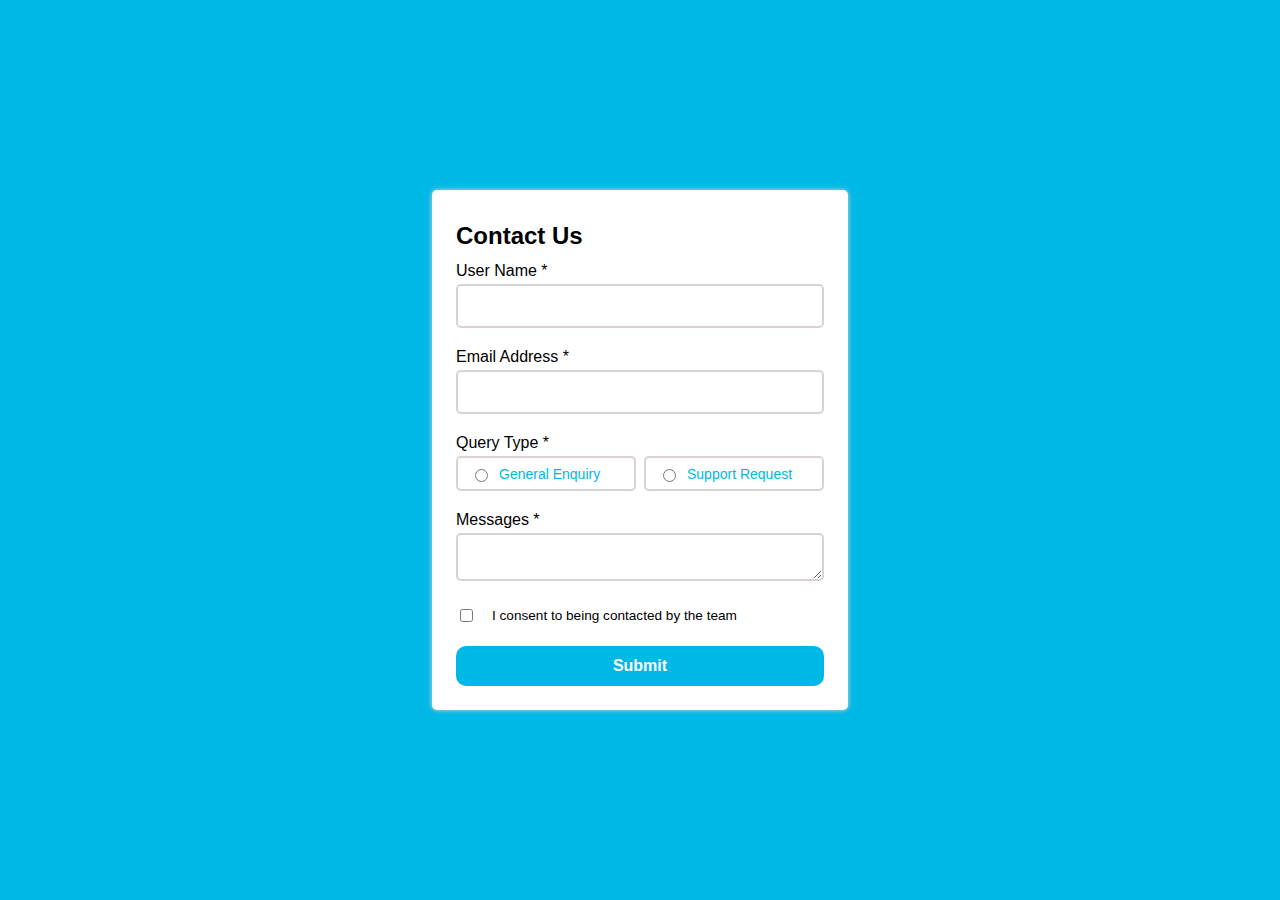
<file: Form Validation/index.html>
<!DOCTYPE html>
<html lang="en">
  <head>
    <meta charset="UTF-8" />
    <meta name="viewport" content="width=device-width, initial-scale=1.0" />
    <title>Contact-form</title>
    <link rel="stylesheet" href="styles.css" />
  </head>
  <body>
    <section class="form-section">
      <div class="form-container">
        <h1 id="form-heading">Contact Us</h1>
        <form action="" id="form">
          <div class="form-control">
            <label for="name">User Name *</label>
            <input type="text" id="userName" />
            <small class="errorMsg"></small>
          </div>

          <div class="form-control">
            <label for="name">Email Address *</label>
            <input type="email" id="email"/>
            <small class="errorMsg"></small>
          </div>

          <div class="form-control" id="radioContainer">
            <label for="name">Query Type *</label>
            <div class="radioBox" >
              <span id="enquirySpan" class="container">
                <input
                  type="radio"
                  name="radio"
                  id="enquiry"
                  class="pointer radioBtn"
                />
                <p>General Enquiry</p>
              </span>

              <span id="requestSpan" class="container">
                <input
                  type="radio"
                  name="radio"
                  id="request"
                  class="pointer radioBtn"
                />
                <p>Support Request</p>
              </span>
            </div>
            <small class="errorMsg" id="radioError"></small>
          </div>

          <div class="form-control">
            <label for="name">Messages *</label>
            <textarea name="message" id="text"></textarea>
            <small class="errorMsg"></small>
          </div>

          <div id="consent">
            <div class="consent"> 
              <input type="checkbox" class="pointer" id="checkbox" />
              <p id="consentMsg">I consent to being contacted by the team</p>
            </div>
            <small class="errorMsg" id="consentError"></small>
          </div>

          <div class="form-control">
            <button type="submit" class="pointer" id="submitBtn">Submit</button> 
          </div>
        </form>
      </div>
    </section>

    <script src="myScript.js"></script>
  </body>
</html>
</file>
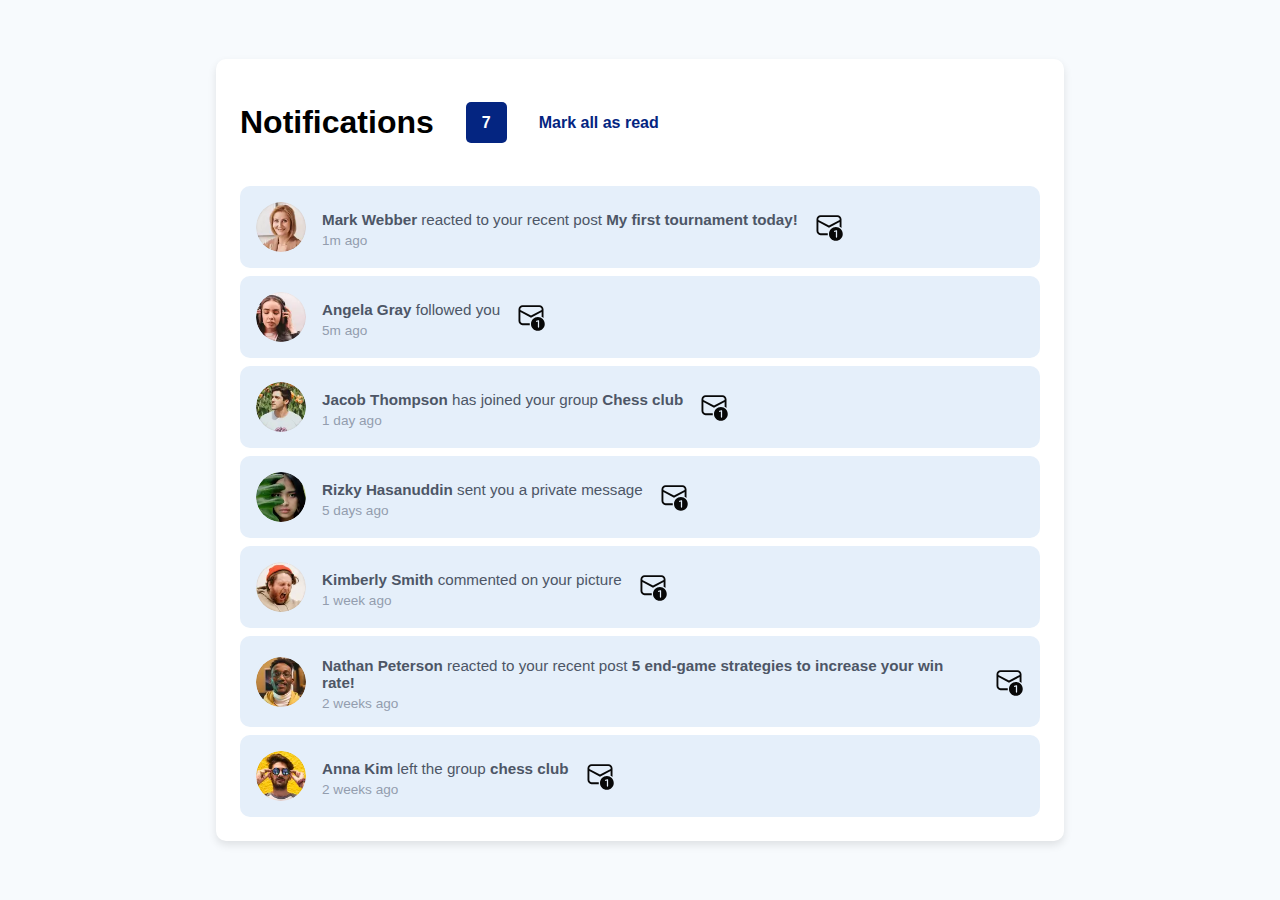
<file: Notification page/index.html>
<!DOCTYPE html>
<html lang="en">
  <head>
    <meta charset="UTF-8" />
    <meta name="viewport" content="width=device-width, initial-scale=1.0" />
    <title>Notifications</title>
    <link rel="stylesheet" href="notifications.css" />
  </head>
  <body>
    <div id="container">
      <div id="main-card">
        <div id="first-row">
          <h1 id="heading">Notifications</h1>
          <p id="notif-Num"></p> <!-- The total number of notifications -->
          <p id="markAsRead" title="Mark all as read">Mark all as read</p>
        </div>

        <div class="second-row">
          <!-- Notification 1 -->
          <div class="notifications unread">
            <img src="images/avatar-angela-gray.webp" class="individuals" alt="" />
            <span class="span">
              <p class="messages">
                <b>Mark Webber</b> reacted to your recent post
                <b>My first tournament today!</b>
              </p>
              <p class="getDay">1m ago</p>
            </span>
            <img title="Unread Message"
                src="images/icons8_unread_messages_1.svg" class="unreadMsgIcon"
                alt="Unread message"
              />
            <img src="images/icons8_received.svg" alt="" class="readMessageIcon hide">
          </div>

          <!-- Notification 2 -->
          <div class="notifications unread">
            <img src="images/avatar-anna-kim.webp" class="individuals" alt="" />
            <span class="span">
              <p class="messages"><b>Angela Gray</b> followed you</p>
              <p class="getDay">5m ago</p>
            </span>
            <img title="Unread Message"
                src="images/icons8_unread_messages_1.svg" class="unreadMsgIcon"
                alt="Unread message"
              />
            <img src="images/icons8_received.svg" alt="" class="readMessageIcon hide">
          </div>

          <!-- Notification 3 -->
          <div class="notifications unread">
            <img src="images/avatar-jacob-thompson.webp" class="individuals" alt="" />
            <span class="span">
              <p class="messages">
                <b>Jacob Thompson</b> has joined your group
                <b>Chess club</b>
              </p>
              <p class="getDay">1 day ago</p>
            </span>
            <img title="Unread Message"
                src="images/icons8_unread_messages_1.svg" class="unreadMsgIcon"
                alt="Unread message"
              />
            <img src="images/icons8_received.svg" alt="" class="readMessageIcon hide">
          </div>

          <!-- Notification 4 -->
          <div class="notifications unread">
            <img src="images/avatar-kimberly-smith.webp" class="individuals" alt="" />
            <span class="span">
              <p class="messages">
                <b>Rizky Hasanuddin</b> sent you a private message
              </p>
              <p class="getDay">5 days ago</p>
            </span>
            <img title="Unread Message"
                src="images/icons8_unread_messages_1.svg" class="unreadMsgIcon"
                alt="Unread message"
              />
            <img src="images/icons8_received.svg" alt="" class="readMessageIcon hide">
          </div>

          <!-- Notification 5 -->
          <div class="notifications unread">
            <img src="images/avatar-mark-webber.webp" class="individuals" alt="" />
            <span class="span">
              <p class="messages">
                <b>Kimberly Smith</b> commented on your picture
              </p>
              <p class="getDay">1 week ago</p>
            </span>
            <img title="Unread Message"
                src="images/icons8_unread_messages_1.svg" class="unreadMsgIcon"
                alt="Unread message"
              />
            <img src="images/icons8_received.svg" alt="" class="readMessageIcon hide">
          </div>

          <!-- Notification 6 -->
          <div class="notifications unread">
            <img src="images/avatar-nathan-peterson.webp" class="individuals" alt="" />
            <span class="span">
              <p class="messages">
                <b>Nathan Peterson</b> reacted to your recent post
                <b>5 end-game strategies to increase your win rate!</b>
              </p>
              <p class="getDay">2 weeks ago</p>
            </span>
            <img title="Unread Message"
                src="images/icons8_unread_messages_1.svg" class="unreadMsgIcon"
                alt="Unread message"
              />
            <img src="images/icons8_received.svg" alt="" class="readMessageIcon hide">
          </div>

          <!-- Notification 7 -->
          <div class="notifications unread">
            <img src="images/avatar-rizky-hasanuddin.webp" class="individuals" alt="" />
            <span class="span">
              <p class="messages">
                <b>Anna Kim</b> left the group
                <b>chess club</b>
              </p>
              <p class="getDay">2 weeks ago</p>
            </span>
            <img title="Unread Message"
                src="images/icons8_unread_messages_1.svg" class="unreadMsgIcon"
                alt="Unread message"
              />
            <img src="images/icons8_received.svg" alt="" class="readMessageIcon hide">
          </div>

        </div>
      </div>
    </div>
    <script src="notifications.js"></script>
  </body>
</html>
</file>
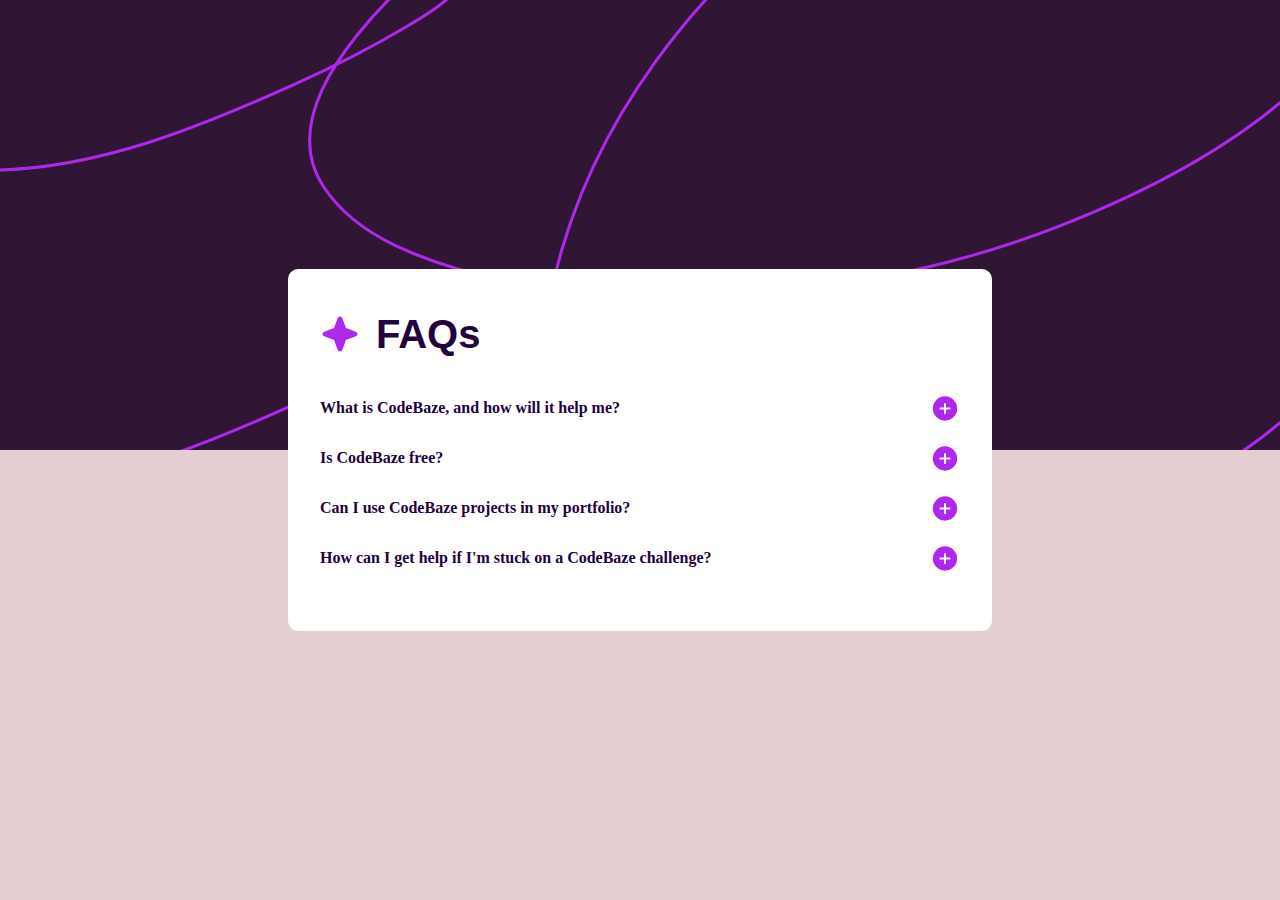
<file: FAQs.html>
<!DOCTYPE html>
<html lang="en">
  <head>
    <meta charset="UTF-8" />
    <meta name="viewport" content="width=device-width, initial-scale=1.0" />
    <title>FAQs</title>
    <link rel="stylesheet" href="Assets/css/faqs.css" />
  </head>
  <body>
    <section class="BGsection1"></section>
    <section class="BGsection2"></section>
    <div class="FAQCard">
      <div class="heading">
        <img src="Assets/imgs/icon-star.svg" alt="Star Icon" />
        <h1 id="head-text">FAQs</h1>
      </div>

      <div class="question1">
        <span class="txtimg">
          <p id="FAQ1" class="FAQs">
            What is CodeBaze, and how will it help me?
          </p>
          <img
            src="./Assets/imgs/icon-plus.svg"
            alt="Control view icon"
            class="controlIcons"
          />
          <img src="Assets/imgs/icon-minus.svg" alt="" class="minusIcon">
        </span>
        <p class="answers" id="answer1">
          CodeBaze Mentor offers realistic coding challenges to help developers
          improve their frontend coding skills with projects in HTML, CSS, and
          JavaScript. It's suitable for all levels and ideal for portfolio
          building.
        </p>
      </div>

      <div class="question2">
        <span class="txtimg">
          <p id="FAQ2" class="FAQs">Is CodeBaze free?</p>
          <img
            src="./Assets/imgs/icon-plus.svg"
            alt="Control view icon"
            class="controlIcons"
          />
          <img src="Assets/imgs/icon-minus.svg" alt="" class="minusIcon">
        </span>
        <p class="answers" id="answer2">
          Yes, CodeBaze offers both free and premium coding challenges, with the
          free option providing access to a range of projects suitable for all
          skill levels.
        </p>
      </div>

      <div class="question">
        <span class="txtimg">
          <p id="FAQ3" class="FAQs">
            Can I use CodeBaze projects in my portfolio?
          </p>
          <img
            src="./Assets/imgs/icon-plus.svg"
            alt="Control view icon"
            class="controlIcons"
          />
          <img src="Assets/imgs/icon-minus.svg" alt="" class="minusIcon">
        </span>
        <p class="answers" id="answer3">
          Yes, you can use projects completed on CodeBaze in your portfolio.
          It's an excellent way to showcase your skills to potential employers!
        </p>
      </div>

      <div class="question">
        <span class="txtimg">
          <p id="FAQ4" class="FAQs">
            How can I get help if I'm stuck on a CodeBaze challenge?
          </p>
          <img
            src="./Assets/imgs/icon-plus.svg"
            alt="Control view icon"
            class="controlIcons"
          />
          <img src="Assets/imgs/icon-minus.svg" alt="" class="minusIcon">
        </span>
        <p class="answers" id="answer4">
          The best place to get help is inside CodeBaze Discord community.
          There's a help channel where you can ask questions and seek support
          from other community members.
        </p>
      </div>
    </div>
    <script src="FAQScript.js"></script>
  </body>
</html>
</file>
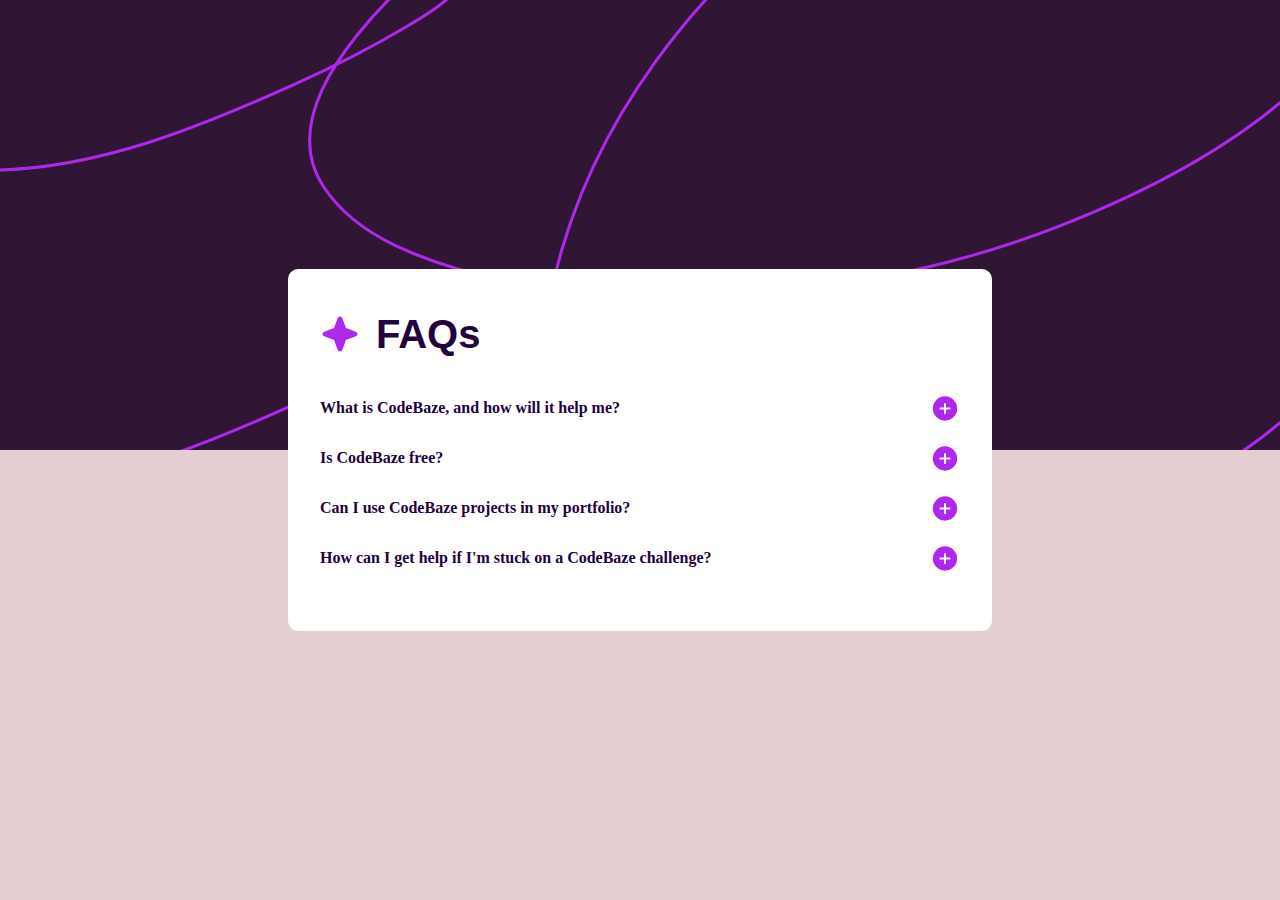
<file: FAQs Interaction/FAQs.html>
<!DOCTYPE html>
<html lang="en">
  <head>
    <meta charset="UTF-8" />
    <meta name="viewport" content="width=device-width, initial-scale=1.0" />
    <title>FAQs</title>
    <link rel="stylesheet" href="faqs.css" />
  </head>
  <body>
    <section class="BGsection1"></section>
    <section class="BGsection2"></section>
    <div class="FAQCard">
      <div class="heading">
        <img src="images/icon-star.svg" alt="Star Icon" />
        <h1 id="head-text">FAQs</h1>
      </div>

      <div class="question1">
        <span class="txtimg">
          <p id="FAQ1" class="FAQs">
            What is CodeBaze, and how will it help me?
          </p>
          <img
            src="images/icon-plus.svg"
            alt="Control view icon"
            class="controlIcons"
          />
          <img src="images/icon-minus.svg" alt="" class="minusIcon">
        </span>
        <p class="answers" id="answer1">
          CodeBaze Mentor offers realistic coding challenges to help developers
          improve their frontend coding skills with projects in HTML, CSS, and
          JavaScript. It's suitable for all levels and ideal for portfolio
          building.
        </p>
      </div>

      <div class="question2">
        <span class="txtimg">
          <p id="FAQ2" class="FAQs">Is CodeBaze free?</p>
          <img
            src="images/icon-plus.svg"
            alt="Control view icon"
            class="controlIcons"
          />
          <img src ="images/icon-minus.svg" alt="" class="minusIcon">
        </span>
        <p class="answers" id="answer2">
          Yes, CodeBaze offers both free and premium coding challenges, with the
          free option providing access to a range of projects suitable for all
          skill levels.
        </p>
      </div>

      <div class="question">
        <span class="txtimg">
          <p id="FAQ3" class="FAQs">
            Can I use CodeBaze projects in my portfolio?
          </p>
          <img
            src="images/icon-plus.svg"
            alt="Control view icon"
            class="controlIcons"
          />
          <img src="images/icon-minus.svg" alt="" class="minusIcon">
        </span>
        <p class="answers" id="answer3">
          Yes, you can use projects completed on CodeBaze in your portfolio.
          It's an excellent way to showcase your skills to potential employers!
        </p>
      </div>

      <div class="question">
        <span class="txtimg">
          <p id="FAQ4" class="FAQs">
            How can I get help if I'm stuck on a CodeBaze challenge?
          </p>
          <img
            src="images/icon-plus.svg"
            alt="Control view icon"
            class="controlIcons"
          />
          <img src="images/icon-minus.svg" alt="" class="minusIcon">
        </span>
        <p class="answers" id="answer4">
          The best place to get help is inside CodeBaze Discord community.
          There's a help channel where you can ask questions and seek support
          from other community members.
        </p>
      </div>
    </div>
    <script src="FAQScript.js"></script>
  </body>
</html>
</file>
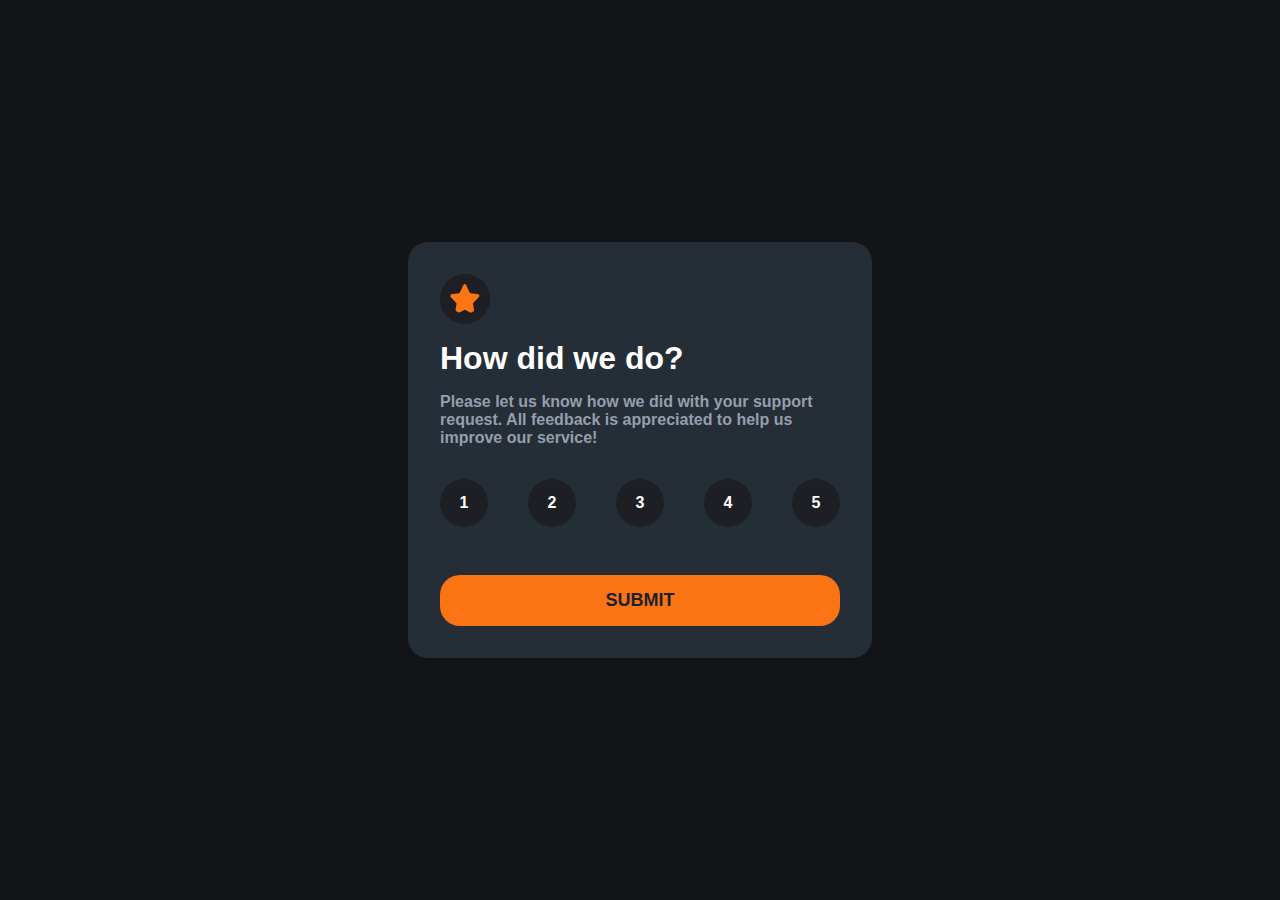
<file: Rating Interaction/rating.html>
<!DOCTYPE html>
<html lang="en">
  <head>
    <meta charset="UTF-8" />
    <meta name="viewport" content="width=device-width, initial-scale=1.0" />
    <title>Rating</title>
    <link rel="stylesheet" href="rate.css" />
  </head>
  <body>
    <section id="rateSection">
      <div id="rateCard">
        <img src="images/orange-star.svg" alt="Star icon" id="star" />

        <img
          src="images/success_illust.svg"
          alt="success_illust"
          id="success_img"
        />
        <p id="demo">Hello</p>
        <h1 id="intro">How did we do?</h1>
        <p id="pgh">
          Please let us know how we did with your support request. All feedback is appreciated to help us improve our service!
          
        </p>
        <div id="rateContainer">
          <span class="rates">1</span>
          <span class="rates">2</span>
          <span class="rates">3</span>
          <span class="rates">4</span>
          <span class="rates">5</span>
        </div>
        <button id="submitBtn">SUBMIT</button>
        <p id="retry">Please enter a rate and Retry!</p>
      </div>
    </section>
    <script src="rate.js"></script>
  </body>
</html>
</file>
<file: Form Validation/styles.css>
* {
  box-sizing: border-box;
}

:root {
  --custom-color: #00b8e6;
  --nature: #fff;
  --hover: #008fb3;
  --zero: #000;
  --grey: #d8d2d8;
  --accent: #007a99;
  --sucess-color: rgb(6, 112, 6);
  --error-color: rgb(255, 0, 0);
}

body {
  padding: 0;
  margin: 0;
  font-family: Arial, Helvetica, sans-serif;
  color: var(--zero);
}

.form-section {
  width: 100%;
  height: 100vh;
  display: flex;
  flex-direction: column;
  align-items: center;
  justify-content: center;
  background-color: var(--custom-color);
  overflow-y: scroll;
}

.form-container {
  width: 60%;
  max-width: 26rem;
  height: max-content;
  margin: auto;
  padding: 1.5rem;
  background-color: var(--nature);
  border-radius: 5px;
  box-shadow: 0 0 5px var(--grey);
}

#form-heading {
  margin: 8px 0;
  font-size: 24px;
}

#form {
  display: flex;
  flex-direction: column;
  gap: 1rem;
  width: 100%;
}

.form-control {
  width: inherit;
}

label {
  display: block;
  padding: 0.25rem 0;
}

input,
#requestSpan,
#enquirySpan {
  width: inherit;
  border-radius: 5px;
  padding: 0.75rem;
  border: 2px solid var(--grey);
  font-size: 14px;
  color: var(--custom-color);
}

.radioBox {
  display: flex;
  gap: 0.5rem;
  width: inherit;
}

.radioBtn {
  width: auto;
}

.container {
  display: flex;
  align-items: center;
  gap: 0.5rem;
  width: 60%;
  height: 35px;
  border-radius: 5px;
  border: 2px solid;
}

.pointer {
  cursor: pointer;
}

input[type="radio"],
input[type="checkbox"] {
  accent-color: #00a3cc;
}

input:focus,
textarea:focus {
  outline: 0;
  border: 1px solid var(--accent);
}

textarea {
  width: 100%;
  border: 2px solid var(--grey);
  border-radius: 5px;
  font-size: 1rem;
  resize: vertical;
  min-height: 3rem;
  max-height: 5rem;
  overflow-y: scroll;
}

.consent {
  display: flex;
  gap: 1rem;
  align-items: center;
  margin: 5px 0;
}

#consentMsg {
  margin: 0;
  font-size: 0.85rem;
}

#submitBtn {
  display: block;
  width: 100%;
  background-color: var(--custom-color);
  border: none;
  border-radius: 10px;
  color: var(--nature);
  font-weight: 700;
  font-size: 1rem;
  height: 2.5rem;
}

#submitBtn:hover,
#submitBtn:focus {
  background-color: var(--hover);
}

.form-control.success input,
.form-control.success textarea,
#consent.success input {
  border: 2px solid var(--sucess-color);
}

.form-control.error input,
.form-control.error textarea,
.radioContainer.error input {
  border: 1px solid var(--error-color);
}

small {
  color: var(--error-color);
  display: none;
  padding-top: 0.25rem;
}

.form-control.error small,
.radioContainer.error small,
#consent.error small {
  display: block;
}

@media (max-width: 605px) {
  .form-container {
    padding: 1rem;
    width: 75%;
  }

  #form {
    gap: 0.5rem;
  }

  #form-heading {
    font-size: 1.2rem;
  }

  .radioBox {
    flex-direction: column;
  }

  #requestSpan,
  #enquirySpan {
    width: 100%;
  }

  .consent {
    gap: 0.5rem;
  }
}
@media (max-width: 26.5rem) {
  .form-container {
    width: 85%;
  }
}

@media (max-width: 375px) {
  .form-container {
    width: 90%;
  }

  #form-heading {
    font-size: 1rem;
  }

  .consent {
    gap: 0.25rem;
  }

  label {
    font-size: 0.85rem;
  }
}
</file>
<file: Notification page/notifications.css>
/* Global Styles */
body {
    padding: 0;
    margin: 0;
    box-sizing: border-box;
    font-family: "Gill Sans", "Gill Sans MT", Calibri, "Trebuchet MS", sans-serif;
    background-color: hsl(210, 60%, 98%);
  }
  
  /* Container Styles */
  #container {
    width: 100%;
    margin: auto;
    min-height: 100vh;
    display: flex;
    justify-content: center;
    align-items: center;
    overflow-y: auto;
  }
  
  /* Main Card */
  #main-card {
    background-color: white;
    width: 100%;
    max-width: 800px;
    margin: 1rem auto;
    padding: 1.5rem;
    border-radius: 10px;
    box-shadow: 0 4px 8px rgba(0, 0, 0, 0.1);
  }
  
  /* First Row - Header */
  #first-row {
    display: flex;
    align-items: center;
    gap: 2rem;
    margin-bottom: 1.5rem;
  }
  
  #notif-Num {
    font-weight: 700;
    background-color: hsl(224, 94%, 26%);
    color: white;
    padding: 0.7rem 1rem;
    border-radius: 5px;
    font-size: 1rem;
    transition: background-color 0.3s ease;
  }
  
  #markAsRead {
    font-weight: 700;
    font-size: 1rem;
    color: hsl(224, 94%, 26%);
    cursor: pointer;
    transition: color 0.3s ease;
  }
  
  #markAsRead:hover {
    color: hsl(224, 98%, 16%);
  }
  
  /* Notifications Container */
  .second-row {
    display: flex;
    flex-direction: column;
    gap: 0.5rem;
  }
  
  /* Notification Styles */
  .notifications {
    display: flex;
    align-items: center;
    gap: 1rem;
    padding: 1rem;
    border-radius: 10px;
    background-color: hsl(211, 68%, 94%);
    transition: background-color 0.3s ease, transform 0.2s ease;
    cursor: pointer;
  }
  
  .notifications:hover {
    transform: scale(1.01);
  }
  
  /* Unread Notification Style */
  .unread {
    background-color: hsl(211, 68%, 94%); /* Default unread color */
  }
  
  /* Read Notification Style */
  .read {
    background-color: hsl(255, 100%, 100%); /* Read notification color */
  }
  
  /* Icons */
  .unreadMsgIcon, .readMessageIcon {
    width: 30px;
    height: 30px;
    cursor: pointer;
    transition: transform 0.2s ease;
  }
  
  .readMessageIcon {
    display: none; /* Hidden by default */
  }
  
  /* Profile Images */
  .individuals {
    width: 50px;
    height: 50px;
    border-radius: 50%;
    object-fit: cover;
  }
  
  /* Notification Text */
  .messages {
    margin: 5px 0;
    font-size: 0.95rem;
    color: hsl(219, 14%, 35%);
    font-weight: 500;
  }
  
  .getDay {
    margin: 0;
    font-size: 0.85rem;
    color: hsl(219, 14%, 63%);
  }
  
  /* Hover Effects on Icons */
  .unreadMsgIcon:hover, .readMessageIcon:hover {
    transform: scale(1.1);
  }
</file>
<file: Assets/css/faqs.css>
body {
    margin: 0;
    padding: 0;
    box-sizing: border-box;
    font-family: cursive;
}

  .BGsection1 {
    background-image: url(../imgs/background-pattern-desktop.svg);
    width: 100%;
    height: 50Vh;
  }

  .BGsection2 {
    background-color:  rgb(228, 206, 210);
    width: 100%;
    height: 50Vh;
  }

  .FAQCard {
    width: 50%;
    margin: auto;
    background-color: white;
    padding: 1rem 2rem 3rem;
    height: max-content;
    border-radius: 10px;
    position: absolute;
    top: 10%;
    bottom:10%;
    left: 10%;
    right: 10%;
    z-index: 1;
  }

  .heading {
    display: flex;
    gap: 1rem;
  }

  #head-text {
    color:  rgb(34, 3, 63);
    font-size: 40px;
    font-family: Verdana, Geneva, Tahoma, sans-serif
  }

  .txtimg {
    display: flex;
    align-items: center;
    justify-content: space-between;
  }

  .FAQs {
    color: rgb(34, 3, 63);
    font-weight: 700;
    cursor: pointer;
  }

  .FAQs:hover,
  .FAQs:focus,
  .FAQs:active {
    color: rgb(52, 8, 94);
  }

.minusIcon {
  display: none;
}

.controlIcons {
  cursor: pointer;
}

  .answers {
    color: hsl(293, 68%, 71%);
    margin: 8px 0;
  }

  /* DOM CONTROL */
 .check {
  display: block;
 }

 .hidden {
  display: none;
 }
</file>
<file: FAQs Interaction/faqs.css>
body {
    margin: 0;
    padding: 0;
    box-sizing: border-box;
    font-family: cursive;
}

  .BGsection1 {
    background-image: url(images/background-pattern-desktop.svg);
    width: 100%;
    height: 50Vh;
  }

  .BGsection2 {
    background-color:  rgb(228, 206, 210);
    width: 100%;
    height: 50Vh;
  }

  .FAQCard {
    width: 50%;
    margin: auto;
    background-color: white;
    padding: 1rem 2rem 3rem;
    height: max-content;
    border-radius: 10px;
    position: absolute;
    top: 10%;
    bottom:10%;
    left: 10%;
    right: 10%;
    z-index: 1;
  }

  .heading {
    display: flex;
    gap: 1rem;
  }

  #head-text {
    color:  rgb(34, 3, 63);
    font-size: 40px;
    font-family: Verdana, Geneva, Tahoma, sans-serif
  }

  .txtimg {
    display: flex;
    align-items: center;
    justify-content: space-between;
  }

  .FAQs {
    color: rgb(34, 3, 63);
    font-weight: 700;
    cursor: pointer;
  }

  .FAQs:hover,
  .FAQs:focus,
  .FAQs:active {
    color: rgb(52, 8, 94);
  }

.minusIcon {
  display: none;
}

.controlIcons {
  cursor: pointer;
}

  .answers {
    color: hsl(293, 68%, 71%);
    margin: 8px 0;
  }

  /* DOM CONTROL */
 .check {
  display: block;
 }

 .hidden {
  display: none;
 }
</file>
<file: Rating Interaction/rate.css>
body {
    padding: 0;
    margin: 0;
    box-sizing: border-box;
    font-family: "Gill Sans", "Gill Sans MT", Calibri, "Trebuchet MS", sans-serif;
    color: rgb(34, 3, 63);
  }
  
#rateSection {
    background-color: hsl(216, 12%, 8%);
    background-repeat: no-repeat;
    background-position: center;
    background-size: cover;
    width: 100%;
    height: 100vh;
    color: white;
    display: flex;
    align-items: center;
    justify-content: center;
  }
  
  #rateCard {
    background-color: hsl(213, 19%, 18%);
    width: 50%;
    margin: auto;
    padding: 2rem;
    border-radius: 20px;
    max-width: 400px;
    display: flex;
    gap: 1rem;
    flex-direction: column;
  }

#rateContainer {
  display: grid;
  grid-template-columns: repeat(5, 1fr);
  grid-template-rows: auto;
  grid-gap: 10%;
  padding: 1rem 0 2rem;
}


#star {
  border-radius: 50%;
  background-color: hsl(225, 12%, 13%);
  padding: 10px;
  width: 30px;
  height: 30px;
}

#success_img {
  display: none;
  width: 120px;
  height: 100px;
  border-radius: none
}

#demo {
  display: none;
  background-color: hsl(218, 24%, 13%);
  padding: 10px 20px;
  height: max-content;
  width: max-content;
  border-radius: 20px;
  color: hsl(25, 97%, 53%);
  font-weight: 600;
  margin: 8px 0;
}

#intro {
  margin: 0;
}

#pgh {
  font-size: 16px;
  font-weight: 700;
  color: hsl(217, 12%, 63%);
  margin: 0;
}

.rates {
  background-color: hsl(225, 12%, 13%);
  border-radius: 50%;
  padding: 15px;
  text-align: center;
  font-weight: 600;
  cursor: pointer;
  max-width: 40px;
}

.rates:hover,
.rates:focus {
  background-color: hsl(25, 97%, 53%);
  color: black;
}

#submitBtn {
  background-color: hsl(25, 97%, 53%);
  border: none;
  width: 100%;
  padding: 15px;
  font-size: 18px;
  font-weight: 700;
  border-radius: 20px;
  color: hsl(218, 22%, 14%);
  cursor: pointer;
  transition: all 500ms ease-in-out;
}

#retry {
  display: none;
  color: rgb(218, 40, 40);
  font-weight: 600;
}

#submitBtn:hover,
#submitBtn:focus {
  background-color: white;
}

@media (max-width: 38rem) {
  #form-heading {
    font-size: 22px;
  }

  .formData {
    grid-column: 1/3;
  }
  
  #firstName {
    grid-column: 1/3;
  }
  
  #rateContainer {
    grid-gap: 5%;
    padding: 1rem 0 2rem;
  }
  
}

/* DOM classLists */
.checkCard {
  display: flex;
  flex-direction: column;
  align-items: center;
  justify-content: center;
  
  }
  .bg-color {
    background-color: white;
    color: black;
  }
</file>
